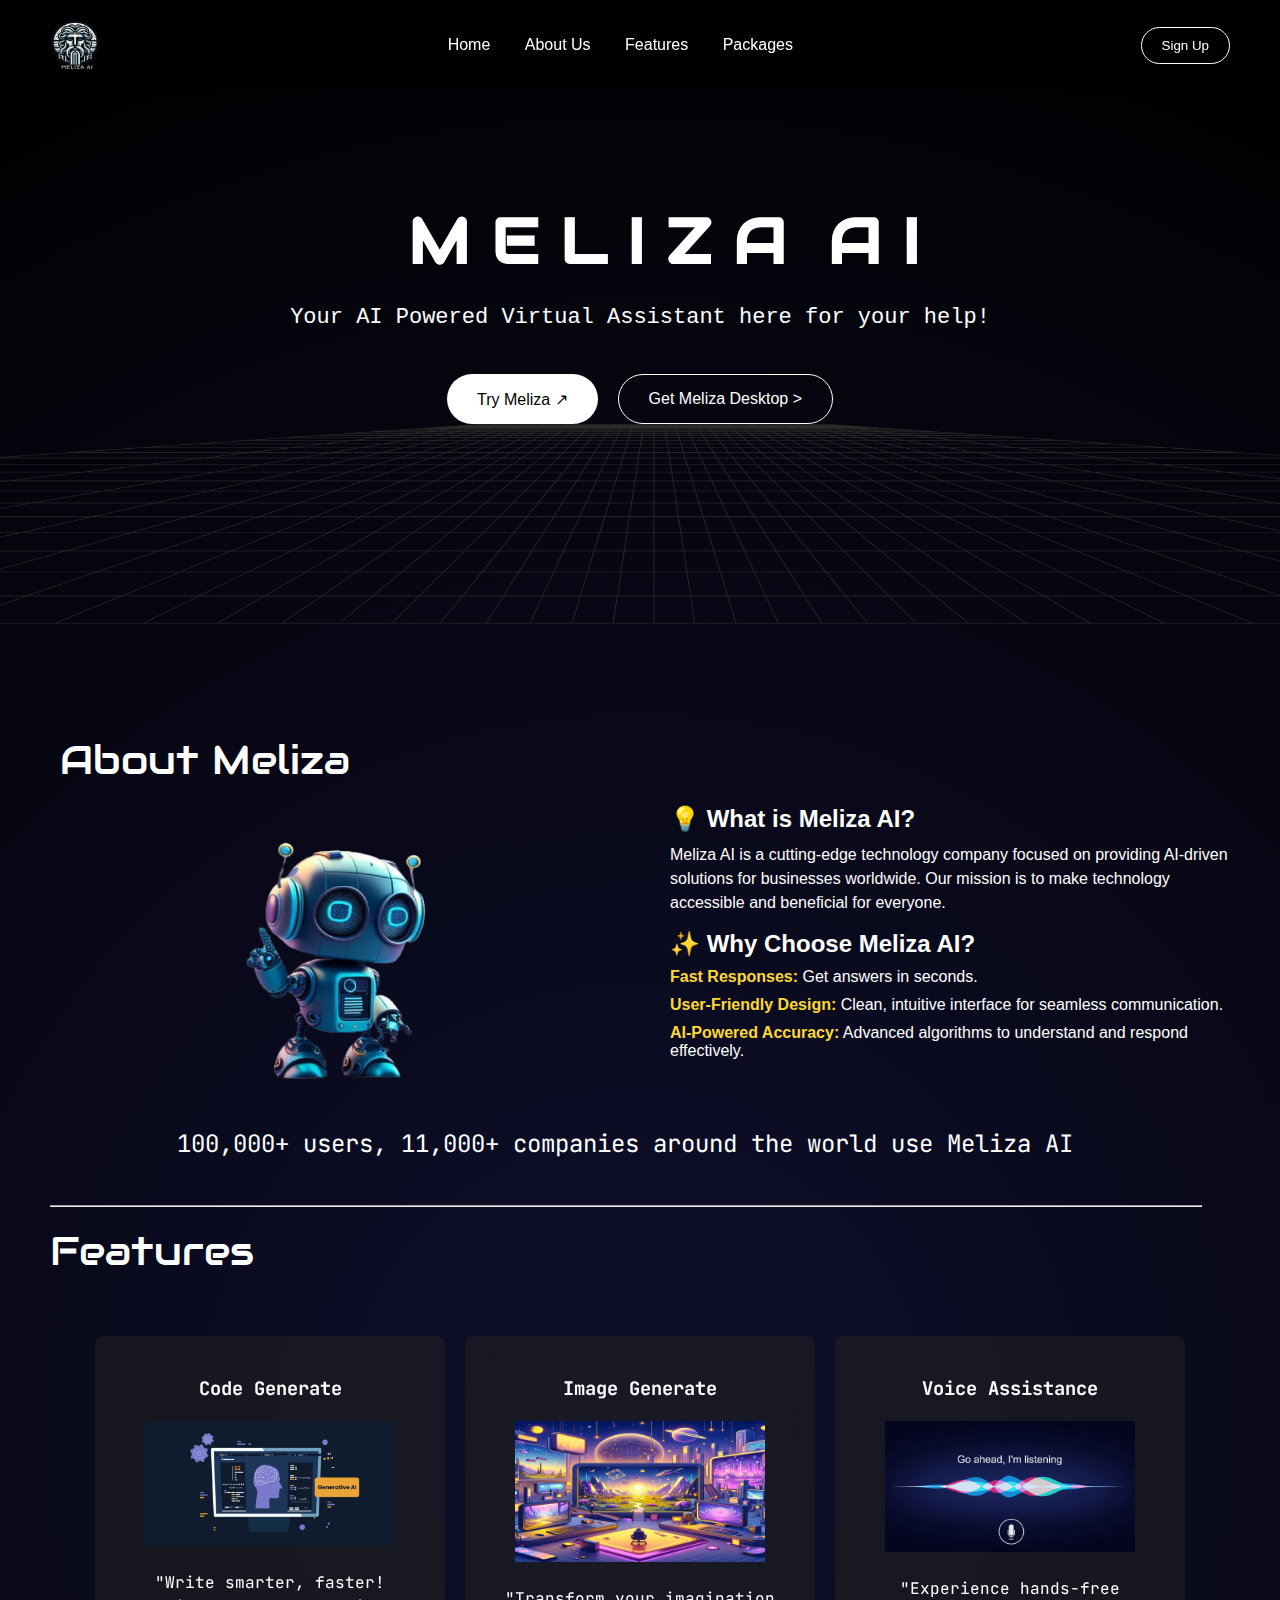
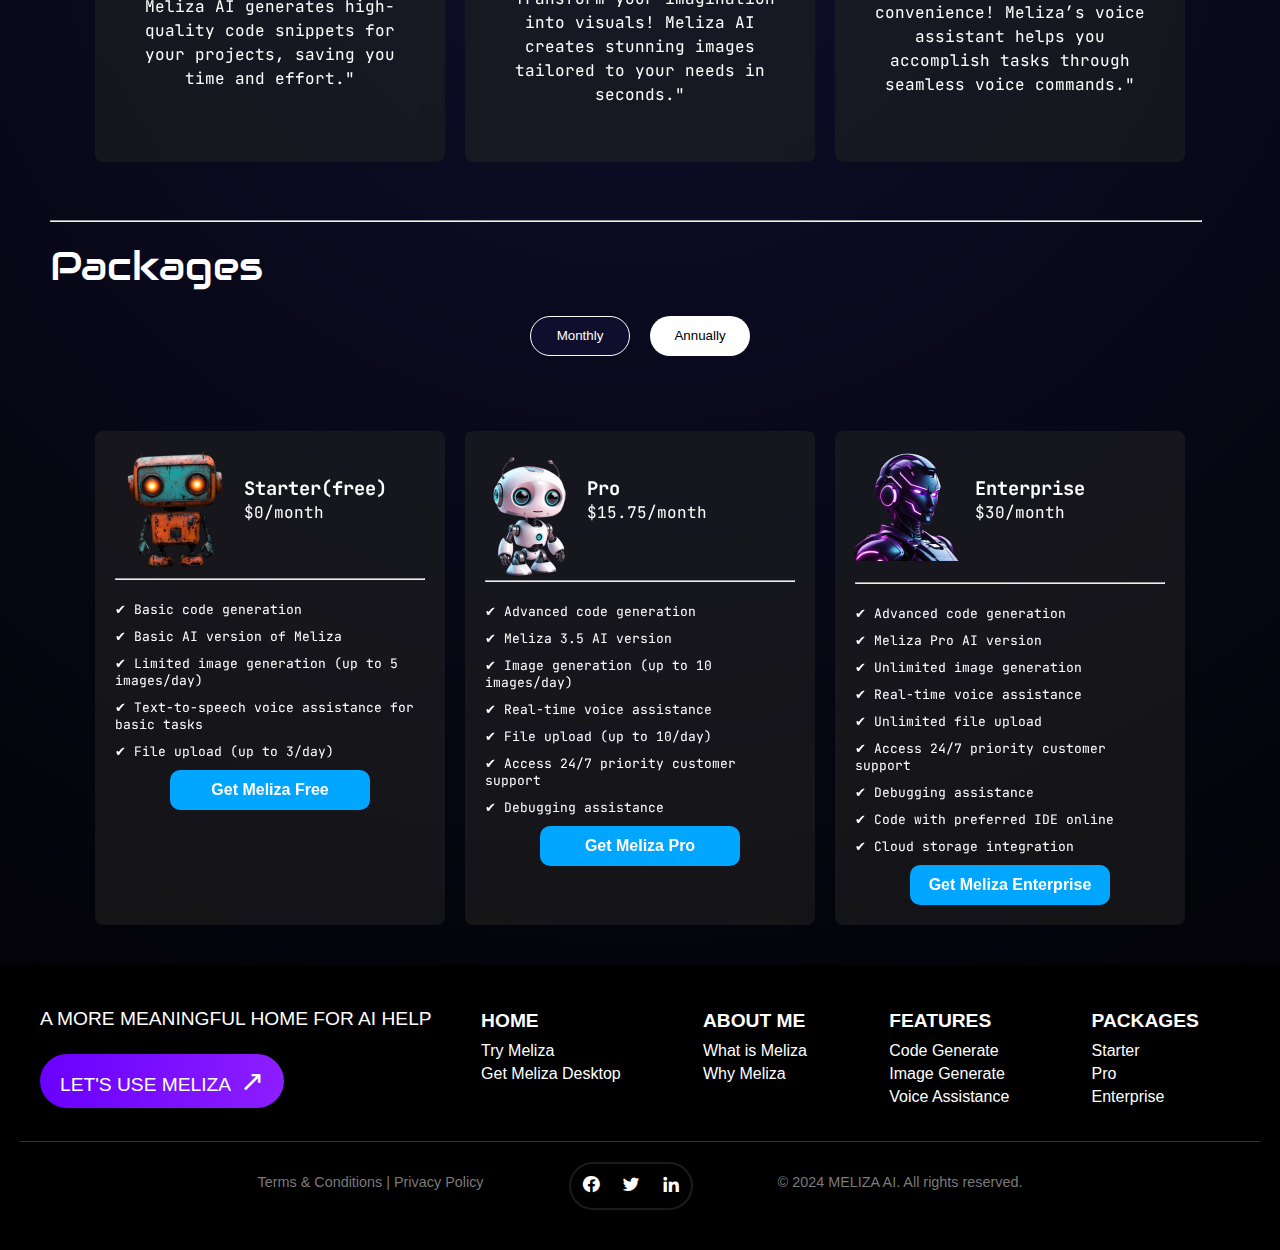
<file: index.html>
<!DOCTYPE html>
<html lang="en">

<head>
  <meta charset="UTF-8">
  <meta name="viewport" content="width=device-width, initial-scale=1.0">
  <title>Meliza AI</title>
  <link rel="icon" href="Assests/Logo.png" type="image/png">
  <script src="src.js"></script>
  <link rel="stylesheet" href="styles.css">
  <link rel="stylesheet" href="https://fonts.googleapis.com/css?family=Audiowide">
  <link href='https://fonts.googleapis.com/css?family=JetBrains Mono' rel='stylesheet'>
  <link href='https://unpkg.com/boxicons@2.1.4/css/boxicons.min.css' rel='stylesheet'>
</head>

<body>
  <header>
    <img src="Assests/Logo.png" class="logo">
    <nav>
      <a href="#Home">Home</a>
      <a href="#About">About Us</a>
      <a href="#features">Features</a>
      <a href="#packages">Packages</a>
    </nav>
    <button class="signup"><a href="signup.html">Sign Up</a></button>
    <button class="menu-toggle" onclick="toggleMenu()">☰</button>
  </header>

  <section class="hero" id="Home">
    <h1 class="topic">M E L I Z A &nbspA I</h1>
    <p class="subtopic">Your AI Powered Virtual Assistant here for your help!</p>
    <div class="cta-buttons">
      <button class="btn-primary"><a href="Login.html">Try Meliza ↗ </a> </button>
      <button class="btn-secondary">Get Meliza Desktop ></button>
    </div>
    <img src="Assests/PerspectiveGrid.png" class="HeroImage" />
  </section>

  <div class="About" id="About">
    <h1>About Meliza</h1>
    <div class="content">
      <div class="image">
        <img src="Assests/Aboutimage.png" alt="Meliza AI Robot">
      </div>
      <div class="text">
        <h2>💡 What is Meliza AI?</h2>
        <p>Meliza AI is a cutting-edge technology company focused on providing AI-driven solutions for businesses
          worldwide. Our mission is to make technology accessible and beneficial for everyone.</p>

        <h2>✨ Why Choose Meliza AI?</h2>
        <ul>
          <li><strong>Fast Responses:</strong> Get answers in seconds.</li>
          <li><strong>User-Friendly Design:</strong> Clean, intuitive interface for seamless communication.</li>
          <li><strong>AI-Powered Accuracy:</strong> Advanced algorithms to understand and respond effectively.</li>
        </ul>
      </div>
    </div>
    <div class="Aboutdes">
      <p>100,000+ users, 11,000+ companies around the world use Meliza AI</p>
    </div>
  </div>
  <br />
  <hr class="hr" />
  <br />

  <section id="features" class="features-section">
    <h1>Features</h1>
    <div class="feature-cards">
      <div class="card">
        <h3>Code Generate</h3>
        <img src="Assests/1.jpg" class="Fimage" />
        <p>"Write smarter, faster! Meliza AI generates high-quality code snippets for your projects, saving you time and
          effort."</p>
      </div>
      <div class="card">
        <h3>Image Generate</h3>
        <img src="Assests/2.png" class="Fimage" />
        <p>"Transform your imagination into visuals! Meliza AI creates stunning images tailored to your needs in
          seconds."</p>
      </div>
      <div class="card">
        <h3>Voice Assistance</h3>
        <img src="Assests/3.png" class="Fimage" />
        <p>"Experience hands-free convenience! Meliza’s
          voice assistant helps you accomplish tasks through seamless voice commands."</p>
      </div>
    </div>
  </section>

  <br />
  <hr class="hr" />
  <br />

  <section id="packages" class="packages-section">
    <h1>Packages</h1>
    <div class="toggle">
      <button class="toggle-btn" onclick="togglePricing('monthly')" id="monthly">Monthly</button>
      <button class="toggle-btn active" onclick="togglePricing('annually')" id="annually">Annually</button>
    </div>

    <div class="pricing-cards">
      <div class="Packagecard">
        <div class="packdetails">
          <img src="/Assests/starter.png" />
          <div class="pack">
            <h3>Starter<span>(free)</span></h3>
            <p class="price" data-monthly="$0" data-annually="$0">$0/month</p>
          </div>
        </div>
        <hr><br />
        <ul class="pricelist">
          <li>&#10004 Basic code generation</li>
          <li>&#10004 Basic AI version of Meliza</li>
          <li>&#10004 Limited image generation (up to 5 images/day)</li>
          <li>&#10004 Text-to-speech voice assistance for basic tasks</li>
          <li>&#10004 File upload (up to 3/day)</li>
        </ul>
        <button class="btns">Get Meliza Free</button>
      </div>
      <div class="Packagecard">
        <div class="packdetails">
          <img src="/Assests/Pro.png" />
          <div class="pack">
            <h3>Pro</h3>
            <p class="price" data-monthly="$15.75" data-annually="$150">$15.75/month</p>
          </div>
        </div>
        <hr><br />
        <ul class="pricelist">
          <li>&#10004 Advanced code generation</li>
          <li>&#10004 Meliza 3.5 AI version</li>
          <li>&#10004 Image generation (up to 10 images/day)</li>
          <li>&#10004 Real-time voice assistance</li>
          <li>&#10004 File upload (up to 10/day)</li>
          <li>&#10004 Access 24/7 priority customer support</li>
          <li>&#10004 Debugging assistance</li>
        </ul>
        <button class="btns">Get Meliza Pro</button>
      </div>
      <div class="Packagecard">
        <div class="packdetails">
          <img src="/Assests/Enterprise.png" />
          <div class="pack">
            <h3>Enterprise</h3>
            <p class="price" data-monthly="$30" data-annually="$300">$30/month</p>
          </div>
        </div>
        <br />
        <hr>
        <br />
        <ul class="pricelist">
          <li>&#10004 Advanced code generation</li>
          <li>&#10004 Meliza Pro AI version</li>
          <li>&#10004 Unlimited image generation</li>
          <li>&#10004 Real-time voice assistance</li>
          <li>&#10004 Unlimited file upload</li>
          <li>&#10004 Access 24/7 priority customer support</li>
          <li>&#10004 Debugging assistance</li>
          <li>&#10004 Code with preferred IDE online</li>
          <li>&#10004 Cloud storage integration</li>
        </ul>
        <button class="btns">Get Meliza Enterprise</button>
      </div>
    </div>
  </section>
  <footer class="footer">
    <div class="footer-content">
      <div class="left">
        <p>A MORE MEANINGFUL HOME FOR AI HELP</p>
        <a href="#" class="cta-button">
          LET'S USE MELIZA <span>↗</span>
        </a>
      </div>
      <div class="right">
        <div class="footer-links">
          <ul>
            <li>
              <h4 >HOME</h4>
            </li>
            <li><a href="#">Try Meliza</a></li>
            <li><a href="#">Get Meliza Desktop</a></li>
          </ul>
          <ul>
            <li>
              <h4>ABOUT ME</h4>
            </li>
            <li><a href="#">What is Meliza</a></li>
            <li><a href="#">Why Meliza</a></li>
          </ul>
          <ul>
            <li>
              <h4>FEATURES</h4>
            </li>
            <li><a href="#">Code Generate</a></li>
            <li><a href="#">Image Generate</a></li>
            <li><a href="#">Voice Assistance</a></li>
          </ul>
          <ul>
            <li>
              <h4>PACKAGES</h4>
            </li>
            <li><a href="#">Starter</a></li>
            <li><a href="#">Pro</a></li>
            <li><a href="#">Enterprise</a></li>
          </ul>
        </div>
      </div>
    </div>
    <div class="footer-bottom">
      <p>Terms & Conditions | Privacy Policy</p>
      <div class="social-icons">
        <a href="#" class="Iconss"><i class='bx bxl-facebook-circle'  alt="Facebook"></i></a>
        <a href="#" class="Iconss"><i class='bx bxl-twitter'  alt="Twitter"></i></a>
        <a href="#" class="Iconss"><i class='bx bxl-linkedin'  alt="Linkedin"></i></a>
      </div>
      <p>© 2024 MELIZA AI. All rights reserved.</p>
    </div>
  </footer>

</body>

</html>
</file>
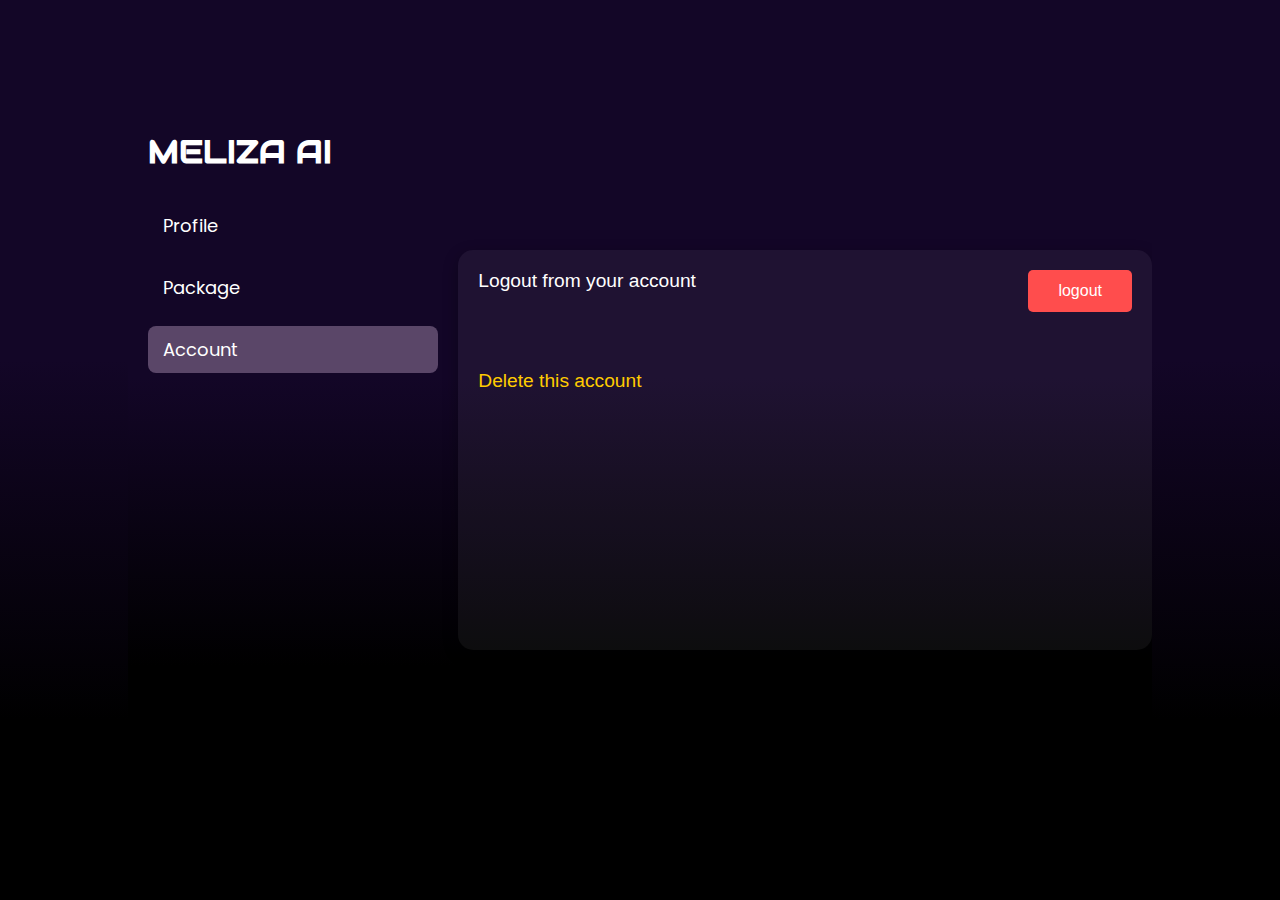
<file: account.html>
<!DOCTYPE html>
<html lang="en">
<head>
    <meta charset="UTF-8">
    <meta name="viewport" content="width=device-width, initial-scale=1.0">
    <title>Meliza AI - Account Settings</title>
    <link href="https://fonts.googleapis.com/css2?family=Poppins:wght@400;600&display=swap" rel="stylesheet">
    <link rel="stylesheet" href="https://fonts.googleapis.com/css?family=Audiowide">
    <link href='https://fonts.googleapis.com/css?family=JetBrains Mono' rel='stylesheet'>
    <link rel="stylesheet" href="account.css">
</head>
<body>
    <div class="container">
        <div class="sidebar">
            <h1 class="titles"><a href="chat.html">MELIZA AI</a></h1>
            <div class="menu">
              <div class="menu-item"><a href="Profile.html">Profile</a></div>
              <div class="menu-item"><a href="Package.html">Package</a> </div>
              <div class="menu-item active">Account</div>
              <div class="logout"><a href="index.html">Logout</a></div>
            </div>
          </div>
        <div class="content">
            <div class="account-box">
                <p>Logout from your account</p>
                <a href="index.html" >logout</a>
                <p class="delete-account" >Delete this account</p>
            </div>
        </div>
    </div>
</body>
</html>
</file>
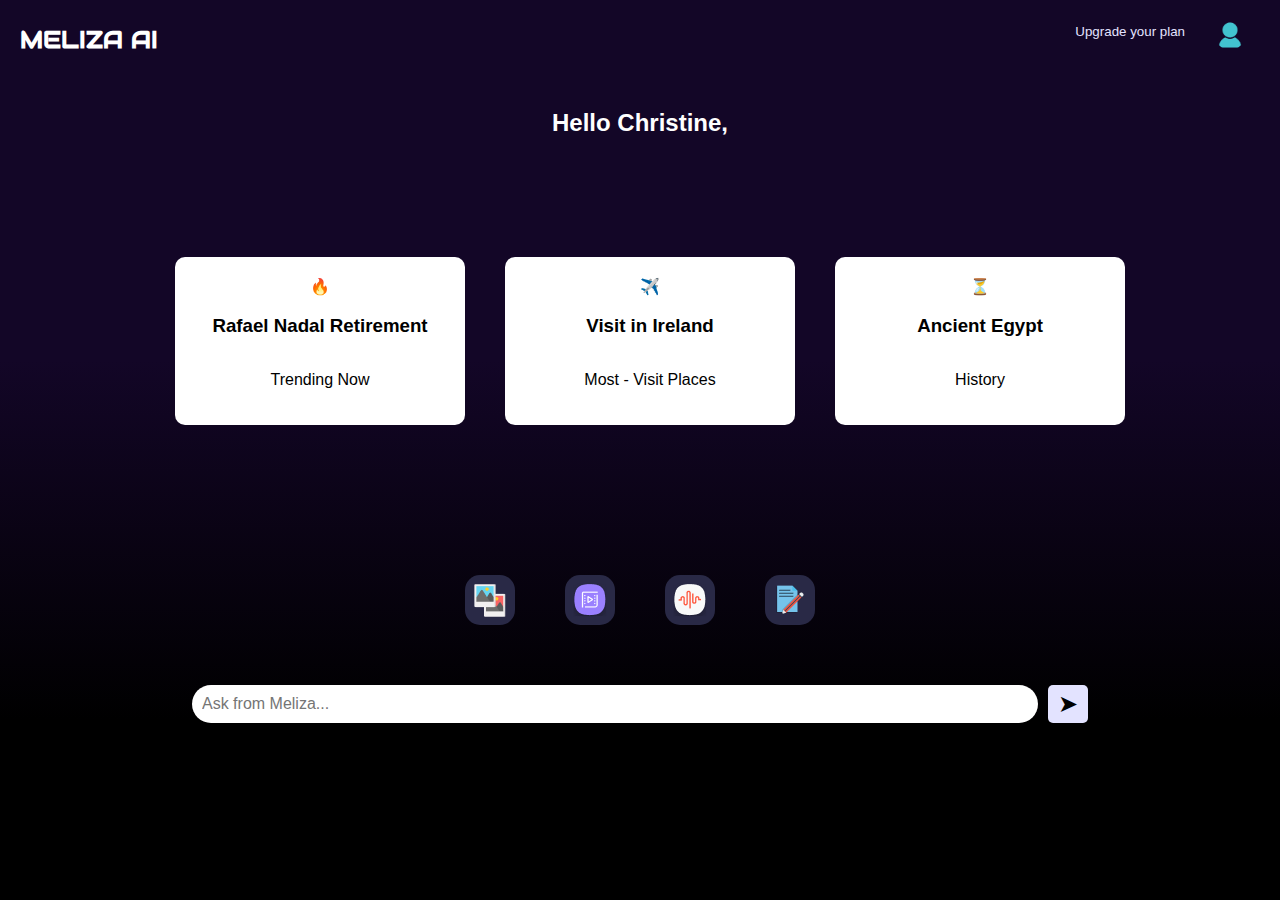
<file: chat.html>
<!DOCTYPE html>
<html lang="en">

<head>
  <meta charset="UTF-8">
  <meta name="viewport" content="width=device-width, initial-scale=1.0">
  <title>Meliza AI</title>
  <link rel="stylesheet" href="chat.css">
  <link rel="stylesheet" href="https://fonts.googleapis.com/css?family=Audiowide">
  <link href='https://fonts.googleapis.com/css?family=JetBrains Mono' rel='stylesheet'>
</head>

<body>
  <div id="main-container">
    <header id="header">
      <h1 id="logo"><a href="chat.html">MELIZA AI</a> </h1>
      <div id="profile">
        <button id="upgrade">Upgrade your plan</button>
        <a href="Profile.html"><img src="Icons/user1.png" alt="Profile Icon" id="profile-icon"></a>
        <div id="history-container">
          <img src="Icons/chats.png" alt="history-button" id="history-button">
        </div>
      </div>
    </header>
    <div id="content">
      <h2>Hello Christine,</h2>
      <div id="cards">
        <div class="card">
          <span class="emoji">🔥</span>
          <h3>Rafael Nadal Retirement</h3>
          <p>Trending Now</p>
        </div>
        <div class="card">
          <span class="emoji">✈️</span>
          <h3>Visit in Ireland</h3>
          <p>Most - Visit Places</p>
        </div>
        <div class="card">
          <span class="emoji">⏳</span>
          <h3>Ancient Egypt</h3>
          <p>History</p>
        </div>
      </div>

      <footer>
        <div class="icon">
          <img src="Icons/Photos.png" alt="Image Icon 1" />
          <span class="tooltip">Upload Image</span> <!-- Tooltip text for the photo icon -->
        </div>
        <div class="icon">
          <img src="Icons/Videos.png" alt="Image Icon 2" />
          <span class="tooltip">Upload Video</span> <!-- Tooltip text for the video icon -->
        </div>
        <div class="icon">
          <img src="Icons/Voice.png" alt="Image Icon 3" />
          <span class="tooltip">Record Voice</span> <!-- Tooltip text for the voice icon -->
        </div>
        <div class="icon">
          <img src="Icons/Document.png" alt="Image Icon 4" />
          <span class="tooltip">Upload Document</span> <!-- Tooltip text for the document icon -->
        </div>

      </footer>

    </div>
    <div id="chatbox">
      <input type="text" id="message-input" placeholder="Ask from Meliza...">
      <button id="send-button">➤</button>
    </div>

  </div>
  <script src="chat.js"></script>
</body>

</html>
</file>
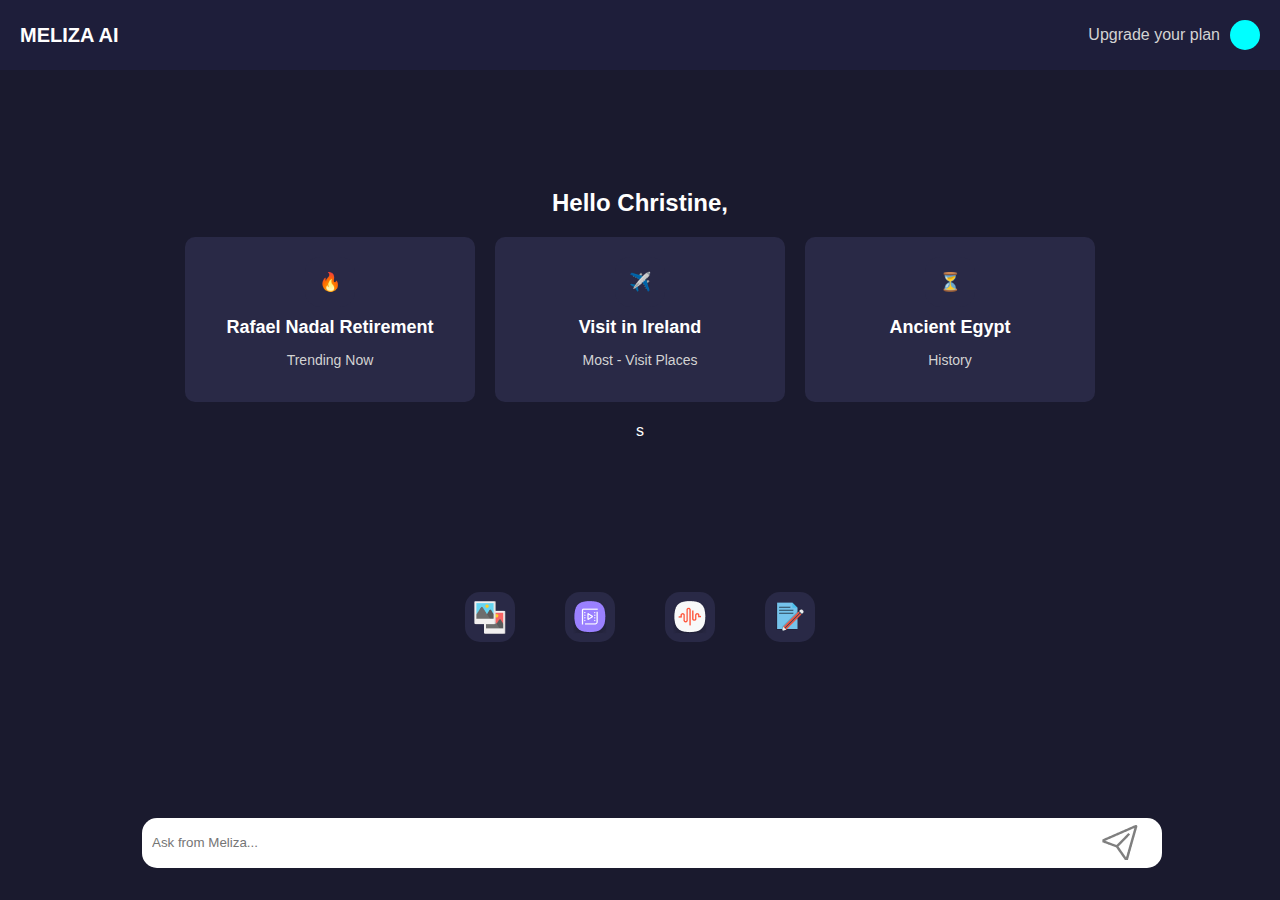
<file: chatpage.html>
<!DOCTYPE html>
<html lang="en">
<head>
    <meta charset="UTF-8">
    <meta name="viewport" content="width=device-width, initial-scale=1.0">
    <title>Meliza AI</title>
    <link rel="stylesheet" href="chatpage.css">
</head>
<body>
    <div class="container">
        <!-- Header Section -->
        <header>
            <div class="logo">MELIZA AI</div>
            <div class="header-right">
                <span>Upgrade your plan</span>
                <div class="profile-icon"></div>
            </div>
        </header>

        <!-- Main Section -->
        <main>
            <h1>Hello Christine,</h1>
            <div class="trending-cards">
                <div class="card">
                    <div class="icon fire-icon">🔥</div>
                    <div class="text">
                        <h2>Rafael Nadal Retirement</h2>
                        <p>Trending Now</p>
                    </div>
                </div>
                <div class="card">
                    <div class="icon plane-icon">✈️</div>
                    <div class="text">
                        <h2>Visit in Ireland</h2>
                        <p>Most - Visit Places</p>
                    </div>
                </div>
                <div class="card">
                    <div class="icon clock-icon">⏳</div>
                    <div class="text">
                        <h2>Ancient Egypt</h2>
                        <p>History</p>
                    </div>
                </div>
            </div>
            s
        </main>

        <!-- Footer Section -->
        <footer>
            <div class="icon">
                <img src="Icons/Photos.png" alt="Image Icon 1" />
                <span class="tooltip">Upload Image</span> <!-- Tooltip text for the photo icon -->
            </div>
            <div class="icon">
                <img src="Icons/Videos.png" alt="Image Icon 2" />
                <span class="tooltip">Upload Video</span> <!-- Tooltip text for the video icon -->
            </div>
            <div class="icon">
                <img src="Icons/Voice.png" alt="Image Icon 3" />
                <span class="tooltip">Record Voice</span> <!-- Tooltip text for the voice icon -->
            </div>
            <div class="icon">
                <img src="Icons/Document.png" alt="Image Icon 4" />
                <span class="tooltip">Upload Document</span> <!-- Tooltip text for the document icon -->
            </div>
            
        </footer>


        <div class="search-bar">
            <input type="text" placeholder="Ask from Meliza...">
        <div class="send-btn">
            <img src="Icons/🦆 icon _send_.png" alt="Send" />
        </div>
</div>


    </div>
    
    <script src="chatpage.js"></script>
</body>
</html>
</file>
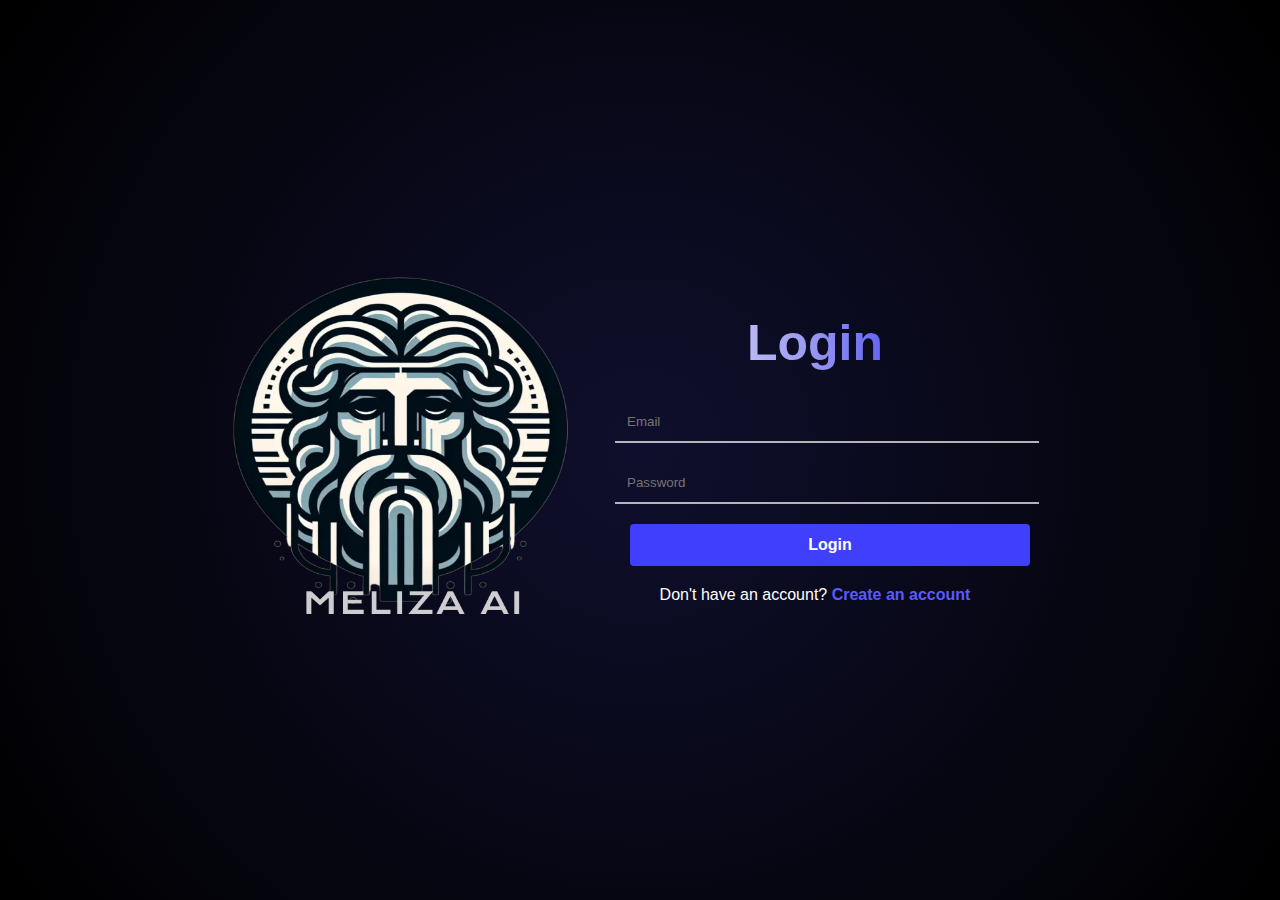
<file: Login.html>
<!DOCTYPE html>
<html lang="en">
<head>
    <meta charset="UTF-8">
    <meta name="viewport" content="width=device-width, initial-scale=1.0">
    <title>Login to Meliza</title>
    <link rel="stylesheet" href="login.css">
</head>
<body>
    <div class="login">
        <img src="Assests/Logo.png" class="logo">
    </div>
    <div class="login-container">
        <h1>Login</h1>
        <form>
          <input type="email" placeholder="Email" required>
          <input type="password" placeholder="Password" required>
          <button type="submit"><a href="chat.html">Login</a> </button>
        </form>
        <p>Don't have an account? <a href="Registration.html">Create an account</a></p>
      </div>
</body>
</html>
</file>
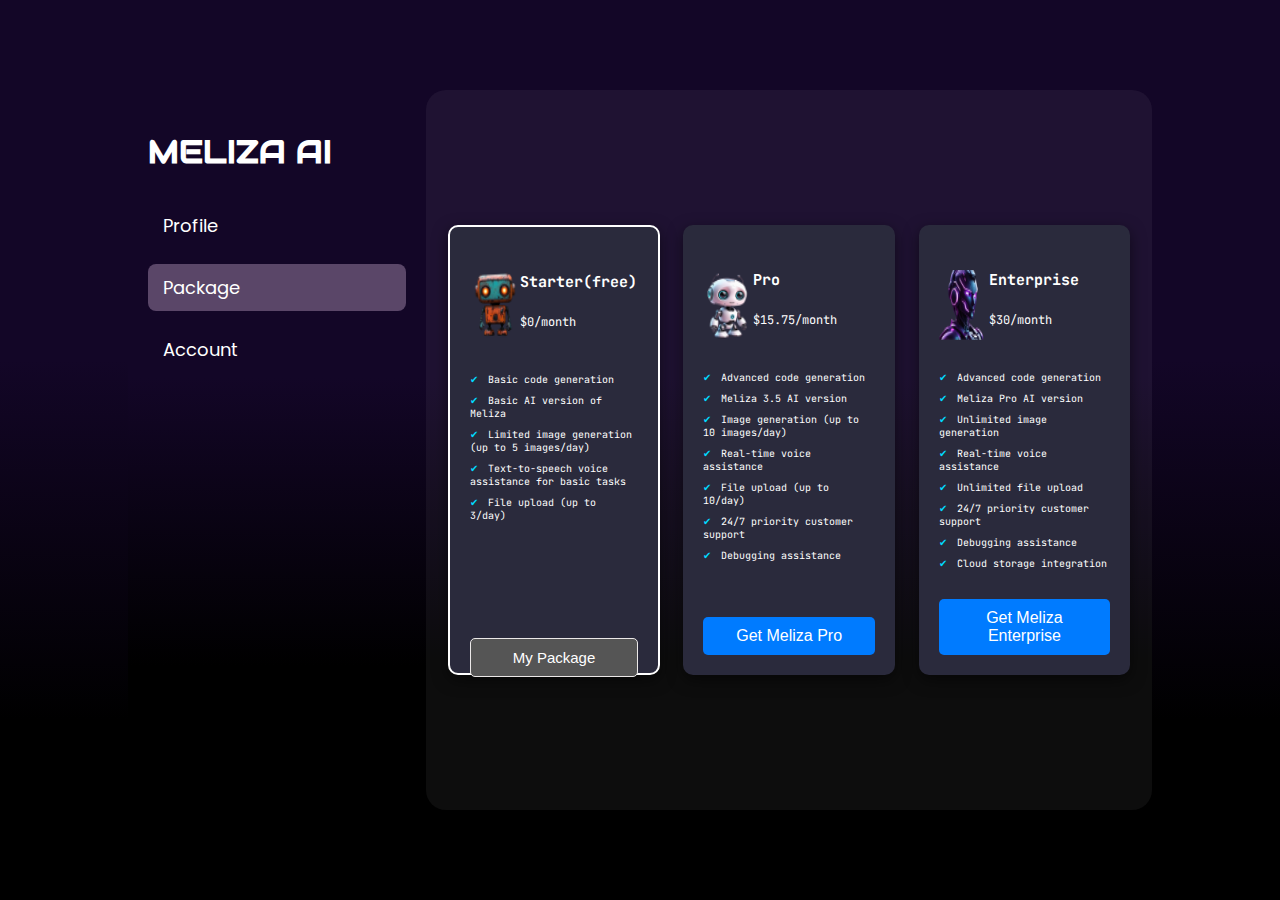
<file: Package.html>
<!DOCTYPE html>
<html lang="en">
<head>
    <meta charset="UTF-8">
    <meta name="viewport" content="width=device-width, initial-scale=1.0">
    <title>Meliza AI Packages</title>
    <!-- Google Fonts Link -->
    <link href="https://fonts.googleapis.com/css2?family=Poppins:wght@400;600&display=swap" rel="stylesheet">
    <link rel="stylesheet" href="https://fonts.googleapis.com/css?family=Audiowide">
  <link href='https://fonts.googleapis.com/css?family=JetBrains Mono' rel='stylesheet'>
    <link rel="stylesheet" href="account.css">
</head>
<body>
    <div class="container">
        <div class="sidebar">
            <h1 class="titles"><a href="chat.html">MELIZA AI</a></h1>
            <div class="menu">
              <div class="menu-item"><a href="Profile.html"> Profile</a></div>
              <div class="menu-item active">Package</div>
              <div class="menu-item"><a href="account.html"> Account</a></div>
              <div class="logout"><a href="index.html">Logout</a></div>
            </div>
        </div>
        <div class="packages">
            <div class="package starter">
                <div class="P">
                    <img src="robo.png" alt="Starter">
                    <div class="price">
                        <h3>Starter(free)</h3>
                        <p class="price">$0/month</p>
                    </div>
                </div>
                <ul>
                    <li>Basic code generation</li>
                    <li>Basic AI version of Meliza</li>
                    <li>Limited image generation (up to 5 images/day)</li>
                    <li>Text-to-speech voice assistance for basic tasks</li>
                    <li>File upload (up to 3/day)</li>
                </ul>
                <button class="current">My Package</button>
            </div>
            <div class="package pro">
                <div class="P"> 
                    <img src="pro.png" alt="Pro">
                    <div class="price">
                        <h3>Pro</h3>
                        <p class="price">$15.75/month</p>
                    </div>
                </div>
                <ul>
                    <li>Advanced code generation</li>
                    <li>Meliza 3.5 AI version</li>
                    <li>Image generation (up to 10 images/day)</li>
                    <li>Real-time voice assistance</li>
                    <li>File upload (up to 10/day)</li>
                    <li>24/7 priority customer support</li>
                    <li>Debugging assistance</li>
                </ul>
                <button>Get Meliza Pro</button>
            </div>
            <div class="package enterprise">
                <div class="P">
                    <img src="enterprices.png" alt="Enterprise">
                    <div class="price">
                        <h3>Enterprise</h3>
                        <p class="price">$30/month</p>
                    </div>
                </div>
                <ul>
                    <li>Advanced code generation</li>
                    <li>Meliza Pro AI version</li>
                    <li>Unlimited image generation</li>
                    <li>Real-time voice assistance</li>
                    <li>Unlimited file upload</li>
                    <li>24/7 priority customer support</li>
                    <li>Debugging assistance</li>
                    <li>Cloud storage integration</li>
                </ul>
                <button>Get Meliza Enterprise</button>
            </div>
        </div>
    </div>
    <script src="scripts.js"></script>
</body>
</html>
</file>
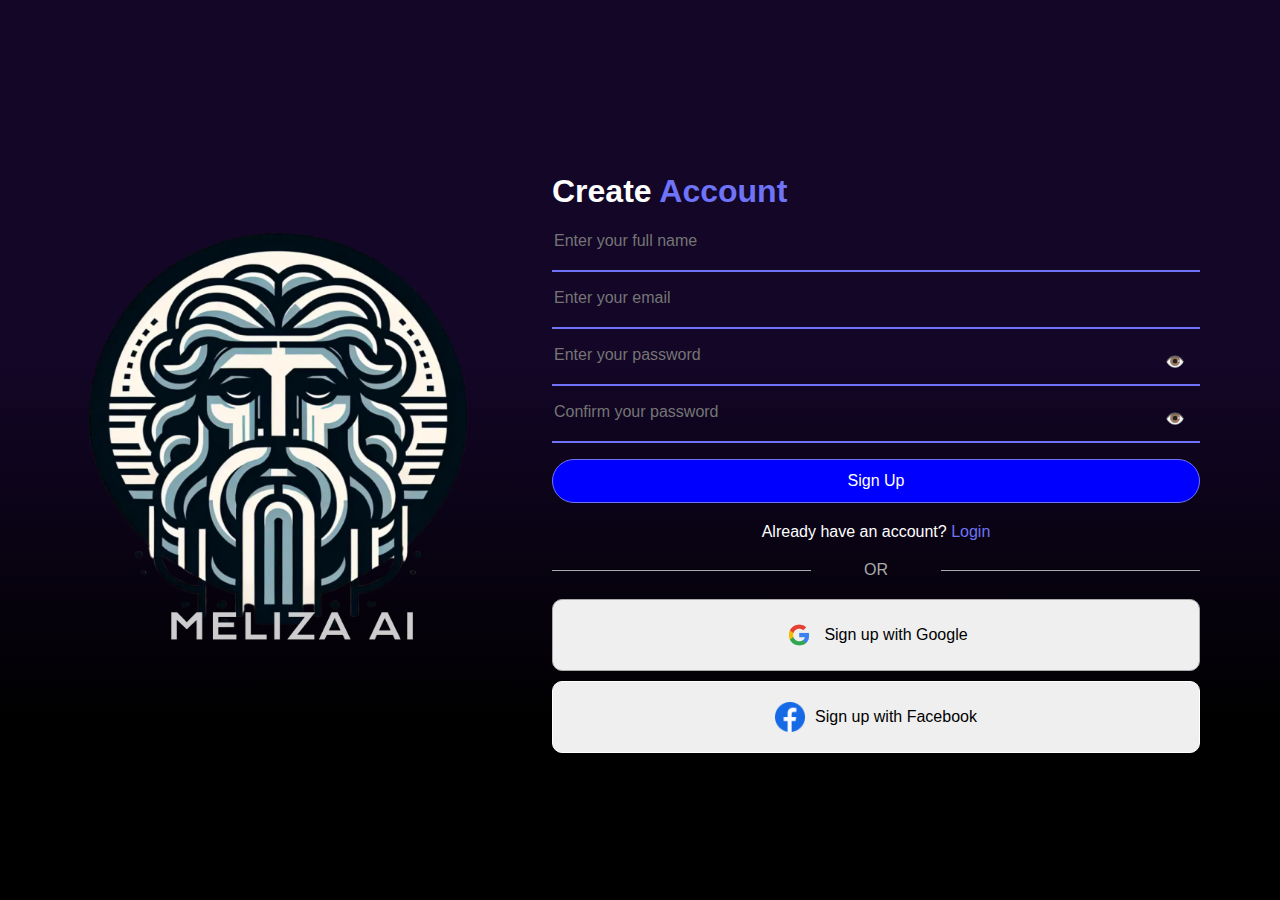
<file: signup.html>
<!DOCTYPE html>
<html lang="en">
<head>
  <meta charset="UTF-8">
  <meta name="viewport" content="width=device-width, initial-scale=1.0">
  <title>Create Account - Meliza AI</title>
  <link rel="stylesheet" href="signup.css">
</head>
<body>
  <div class="container">
    <!-- Left Section: Logo -->
    <div class="logo-section">
      <img src="Logo.png" alt="Meliza AI Logo" class="logo">
      
    </div>
    <!-- Right Section: Form -->
    <div class="form-section">
      <h2>Create <span class="highlight">Account</span></h2>
      <form>
        <div class="input-group">
          
          <input type="text" id="full-name" placeholder="Enter your full name" required>
          <div class="underline"></div>
        </div>
        <div class="input-group">
          
          <input type="email" id="email" placeholder="Enter your email" required>
          <div class="underline"></div>
        </div>
        <div class="input-group">
          
          <input type="password" id="password" placeholder="Enter your password" required>
          <div class="underline"></div>
          <span class="toggle-password" onclick="togglePassword('password')">👁️</span>
        </div>
        <div class="input-group">
          <input type="password" id="confirm-password" placeholder="Confirm your password" required>
          <div class="underline"></div>
          <span class="toggle-password" onclick="togglePassword('confirm-password')">👁️</span>
        </div>
        <button type="submit" class="signup-button">Sign Up</button>
        <p class="login-link">
          Already have an account? <a href="login.html">Login</a>
        </p>
        <div class="divider">
          <span>OR</span>
        </div>
        <div class="social-buttons">
          <button class="google-button">
            <img src="google.png" alt="Google Icon"> <p>Sign up with Google</p>
          </button>
          <button class="facebook-button">
            <img src="fb.png" alt="Facebook Icon"> <p>Sign up with Facebook</p>
          </button>
        </div>
      </form>
    </div>
  </div>
  <script src="signup.js"></script>
</body>
</html>
</file>
<file: styles.css>
/* General Styles */
* {
  margin: 0;
  padding: 0;
  box-sizing: border-box;
  scroll-behavior: smooth;
}

body {
  font-family: Arial, sans-serif;
  color: #fff;
  background: radial-gradient(circle, #0f0f2d, #000);
  scroll-behavior: smooth;

}

/* Header */
header {
  width: 100%;
  padding: 20px 50px;
  display: flex;
  align-items: center;
  justify-content: space-between;
  position: fixed;
  top: 0;
  z-index: 10;
  background: rgba(0, 0, 0, 0.219);
  backdrop-filter: blur(10px);
}

.menu-toggle {
  display: none;
}

button.menu-toggle {
  font-size: 24px;
  cursor: pointer;
}

.logo {
  width: 50px;
  height: 50px;
}

nav a {
  color: #fff;
  margin: 0 15px;
  text-decoration: none;
  font-size: 16px;
  align-items: center;
}

nav a:hover {
  text-decoration: underline;
}

.signup {
  padding: 10px 20px;
  border: 1px solid #fff;
  background: transparent;
  color: #fff;
  border-radius: 20px;
  cursor: pointer;
}
.signup a{
  text-decoration: none;
  color: #fff;
}
.signup:hover {
  background: #fff;
  color: #000;
}
.signup a:hover{
  color: #000;
}

/* Hero Section */
.hero {
  margin-top: 100px;
  text-align: center;
  display: flex;
  flex-direction: column;
  align-items: center;
}

.hero h1 {
  font-size: 64px;
  font-weight: bold;
  margin-bottom: 20px;
}

.hero p {
  font-size: 22px;
  margin-bottom: 40px;
  font-family: 'Courier New', Courier, monospace;
}

.topic {
  font-family: "Audiowide";
}

.cta-buttons {
  display: flex;
  gap: 20px;
}

.btn-primary,
.btn-secondary {
  padding: 15px 30px;
  border: none;
  border-radius: 30px;
  cursor: pointer;
  font-size: 16px;
}

.btn-primary {
  background: #fff;
  color: #000;
}
.btn-primary a{
  text-decoration: none;
  color: #000;
}
.btn-primary:hover {
  background: #ddd;
}

.btn-secondary {
  background: transparent;
  border: 1px solid #fff;
  color: #fff;
}

.btn-secondary:hover {
  background: #fff;
  color: #000;
}

/* Background Grid */

.hero {
  position: relative;
  /* To contain the grid background */
  padding-bottom: 100px;
  padding-top: 100px;

}

.HeroImage {
  height: 200px;
  width: 100%;
}

.hero::after {
  content: "";
  position: absolute;
  bottom: 0;
  left: 0;
  width: 100%;
  height: 300px;
  z-index: -1;
  opacity: 0.5;
}

/*About*/
.About {
  max-width: 1250px;
  margin: 0;
  padding: 10px;
  text-align: center;
}

h1 {
  font-size: 2.5em;
  margin-bottom: 20px;
  text-align: start;
  margin-left: 50px;
  font-family: "Audiowide";
  font-weight: lighter;
}

.content {
  display: flex;
  justify-content: center;
  align-items: flex-start;
  margin-bottom: 20px;
}

.image img {
  max-width: 300px;
  height: auto;
  margin-left: 180px;
}

.text {
  text-align: left;
  margin-left: 180px;
}

h2 {
  font-size: 1.5em;
  margin-bottom: 10px;
}

p {
  font-size: 1em;
  line-height: 1.5;
  margin-bottom: 15px;
}

ul {
  list-style: none;
  padding: 0;
}

ul li {
  font-size: 1em;
  margin-bottom: 10px;
}

ul li strong {
  color: #fdd835;
}

.Aboutdes {
  font-size: 1.5em;
  margin-top: 20px;
  text-align: center;
  font-family: JetBrains Mono;
}

/*Features*/
.feature-cards {
  padding: 40px 20px;
  text-align: center;
  display: flex;
  justify-content: center;
  gap: 20px;
  border: #0f0f2d;

}

.card:hover {
  transform: scale(1.05);
  transition: transform 0.5s ease;
  background-color: #3d3d4169;
  border-color: #fdd835;
  border: #fdd835;
  cursor: url(Assests/CCC.png), pointer;
}

.card {
  background: #2222228f;
  backdrop-filter: blur(10px);
  padding: 20px;
  border-radius: 8px;
  width: 350px;
  font-family: JetBrains Mono;
}

.card h3 {
  padding: 20px;
}

.card p {
  font-family: "JetBrains Mono";
  padding: 20px;
  font-size: medium;
}

.Fimage {
  width: 250px;
  height: auto;
}

.hr {
  width: 90%;
  align-items: center;
  margin-left: 50px;
}

/*Packages*/
.toggle {
  display: flex;
  justify-content: center;
  margin-bottom: 30px;
  gap: 20px;
  border-radius: 20px;
  height: 50px;
  padding: 5px;
  border: none;
}

.toggle-btn:hover {
  cursor: pointer;
  background-color: #fffefe;
  color: #000;
}

.toggle-btn {
  background-color: #0f0f2d;
  width: 100px;
  border-radius: 20px;
  border: 1px solid rgb(255, 255, 255);
  height: 40px;
  color: #fff;
}

.toggle-btn.active {
  background-color: #fff;
  color: #000000;
  border: none;
}

.pricing-cards {
  padding: 40px 20px;
  text-align: center;
  display: flex;
  justify-content: center;
  gap: 20px;
}

.Packagecard {
  background: #2222228f;
  backdrop-filter: blur(10px);
  padding: 20px;
  border-radius: 8px;
  width: 350px;
  font-family: JetBrains Mono;
}

.packdetails {
  display: flex;

}

.pack {
  margin-top: 15px;
  text-align: left;
  padding: 10px;
}

.Packagecard:hover {
  transform: scale(1.05);
  transition: transform 0.5s ease;
  background-color: #3d3d4169;
  border-color: #fdd835;
  border: #fdd835;
  cursor: url(CCC.png), pointer;
}

.pricelist {
  align-items: center;
  text-align: left;

  font-size: 13px;
}

.btns {
  border-radius: 10px;
  height: 40px;
  background-color: #00A6FF;
  color: #fff;
  border: none;
  font-weight: bold;
  font-size: 16px;
  width: 200px;
}

.btns:hover {
  background-color: #0f0f2d;
}

/* footer */
.footer {
  background-color: #000;
  padding: 40px 20px;
  text-align: center;
}

.footer-content {
  display: flex;
  justify-content: space-between;
  align-items: flex-start;
  flex-wrap: wrap;
  max-width: 1200px;
  margin: 0 auto;
}

.left {
  flex: 1;
  min-width: 250px;
  text-align: left;
}

.left p {
  font-size: 1.2em;
  margin-bottom: 20px;
}

.cta-button {
  display: inline-block;
  padding: 10px 20px;
  font-size: 1.2em;
  color: #fff;
  background: linear-gradient(to right, #6a00ff, #8c1eff);
  border: none;
  border-radius: 30px;
  text-decoration: none;
  transition: color 0.3s ease;
}

.cta-button:hover {
  background: linear-gradient(to right, #8c1eff, #6a00ff);
}

.cta-button span {
  font-size: 1.5em;
  margin-left: 5px;
}

.right {
  flex: 2;
  min-width: 250px;
}

.footer-links {
  display: flex;
  justify-content: space-around;
  flex-wrap: wrap;
}

.footer-links ul {
  list-style: none;
  padding: 0;
  text-align: left;
  margin: 0 20px;
}

.footer-links h4 {
  font-size: 1.2em;
  margin-bottom: 10px;
}

.footer-links li {
  margin: 5px 0;
}

.footer-links a {
  text-decoration: none;
  color: #fff;
  transition: color 0.3s ease;
}

.footer-links a:hover {
  color: #8c1eff;
}

/* Footer Bottom */
.footer-bottom {
  margin-top: 30px;
  border-top: 1px solid #333;
  padding-top: 20px;
  font-size: 0.9em;
}

.footer-bottom p {
  margin: 10px 0;
}

.social-icons {
  display: flex;
  justify-content: center;
  border: 2px solid rgba(83, 83, 82, 0.329);
  border-radius: 30px;
  color: #fff;
}

.social-icons a {
  margin: 10px;
  margin-bottom: 10px;
  display: inline-block;
  font-size: 20px;
}

.social-icons i:hover {
  color: #6a00ff;
  transition: color 0.5s ease;
}

.footer-bottom {
  display: flex;
  gap: 85px;
  justify-content: center;
}

.footer-bottom p {
  color: #dddddd8f;
}

.Iconss {
  color: white;

}

/*Navigation bar*/
@media (max-width: 768px) {
  nav,
  button.signup {
    display: none;
  }

  .logo {
    width: 30px;
    height: 30px;
  }

  .menu-toggle {
    display: flex;
    margin: -8px;
  }

  button.menu-toggle {
    display: block;
    background-color: #00000000;
    color: #ddd;
    border: none;
  }

  nav.dropdown {
    display: flex;
    flex-direction: column;
    position: absolute;
    top: 70px;
    left: 0;
    width: 100%;
    background: rgba(0, 0, 0, 0.596);
    /* Semi-transparent background */
    backdrop-filter: blur(50px);
    -webkit-backdrop-filter: blur(50px);
    border: 1px solid #dddddd00;
    padding: 10px;

  }

  nav.dropdown a {
    margin: 10px 0;
    margin-left: 40px;
  }

  nav a:hover {
    color: wheat;
    text-decoration: none;

  }
}


/*hero section*/
@media(max-width: 768px) {
  .hero h1 {
    font-size: 32px;
    font-weight: bold;
    margin-bottom: 20px;
    text-align: left;
  }

  .hero p {
    font-size: 14px;
    text-align: center;
  }

  .cta-buttons {

    display: grid;
    grid-template-columns: 1fr;
    align-items: start;
    justify-content: left;
  }

  .btn-primary,
  .btn-secondary {
    padding: 10px 10px;
    border-radius: 30px;
    cursor: pointer;
    font-size: 16px;
  }
}

/*about*/
@media(max-width:768px) {

  .content {
    display: grid;
    grid-template-columns: 1fr;
    align-items: flex-start;
    justify-content: flex-start;
    margin-left: 0px;
  }

  .image img {
    margin-left: 0px;
    justify-content: left;
  }

  .text {
    text-align: left;
    margin-left: 0px;
  }

  .text p,
  ul {
    margin-left: 50px;
    font-size: 15px;
  }

  .text h2 {
    font-size: 20px;
  }

  .Aboutdes p {
    font-size: 18px;
  }
}

/*Feature*/
@media(max-width:768px) {
  .features-section h1 {
    text-align: left;
  }

  .feature-cards {
    display: grid;
    grid-template-columns: 1fr;
    align-items: center;
    gap: 20px;
    justify-content: center;
    justify-items: center;
    margin-right: 0;
    margin-left: 0;
  }

  .card {
    align-items: center;
  }
}

/*packages*/
@media(max-width:768px) {
  .packages-section h1 {
    text-align: left;
  }

  .pricing-cards {
    display: grid;

  }
}

/*Footer*/
@media(max-width:768px) {
  .footer {
    display: grid;
  }

  .left p {
    font-size: 15px;
    color: #ddddddb6;
    text-align: left;
    margin-left: 20px;
  }

  .cta-button {
    margin-bottom: 20px;
    font-size: 15px;
  }

  .footer-links li a {
    display: none;

  }

  .footer-links ul {
    display: grid;
    font-size: 10px;
  }

  .footer-links {
    display: grid;
    justify-content: flex-start;
    font-size: 10px;
    gap: 0px;
  }

  .footer-bottom {
    font-size: 10px;
    display: grid;
    gap: 2px;

  }

  .footer-links ul {
    list-style: none;
  }

  .social-icons a {
    margin: 10px;
    margin-bottom: 8px;
    display: inline-block;
    font-size: 15px;
  }

  .social-icons {
    display: flex;
    justify-content: center;
    border: 2px solid rgba(83, 83, 82, 0.329);
    border-radius: 20px;
    color: #fff;
  }
}
</file>
<file: account.css>
body {
    font-family: 'Poppins', sans-serif;
    background: linear-gradient(180deg, #130627 40%, #000000 80%);
    color: #ffffff;
    margin: 0;
    display: flex;
    height: 100vh;
    justify-content: center;
    align-items: center;
}
#save-settings{
    width: 30%;
    border-radius: 20px;
}
.container {
    display: flex;
    width: 80%;
    height: 80vh;
    background: linear-gradient(180deg, #130627 40%, #000000 80%);
    border-radius: 15px;
    overflow: hidden;
    align-items: left;
}

.sidebar {
    width: 300px;
    padding: 20px;
    text-align: left;
    /* Align content to the left */
}
.sidebar h1{
    font-family: "Audiowide";

}
.titles {
    font-weight: bold;
    margin-bottom: 30px;
    color: #ffffff;   
}
.titles a{
    text-decoration: none;
    color: #fff;
}
.title a{
    text-decoration: none;
    color: #fff;
    font-family: "Audiowide";
    font-size: 35px;
}
.menu {
    display: flex;
    flex-direction: column;
    gap: 15px;
}

.menu-item {
    font-size: 18px;
    padding: 10px 15px;
    cursor: pointer;
    border-radius: 8px;
    transition: background-color 0.3s;
    background: transparent;
    /* Default background is transparent */
}
.menu-item a{
    text-decoration: none;
    color: #fff;
}
.menu-item.active {
    background-color: #5a4668;
    color: white;
}

.menu-item:hover {
    background-color: #40294a;
    color: #ffffff;
}

.content {
    width: 70%;
    background: linear-gradient(180deg, #130627 40%, #000000 80%);
    display: flex;
    justify-content: center;
    align-items: center;
}

.account-box {
    background-color: rgba(255, 255, 255, 0.05);
    padding: 200px;
    border-radius: 15px;
    width: 70%;
    box-shadow: 0 5px 15px rgba(0, 0, 0, 0.3);
    position: relative;
    /* Ensure relative positioning for the absolute elements inside */
    display: flex;
    flex-direction: column;
    justify-content: flex-start;
}

.account-box p {
    font-size: 1.2em;
    font-family: sans-serif;
    margin: 0;
    position: absolute;
    top: 20px;
    left: 20px;
}

.account-box a{
    background-color: #ff4d4d;
    border: none;
    color: white;
    padding: 12px 30px;
    border-radius: 5px;
    font-size: 1em;
    transition: background-color 0.3s;
    position: absolute;
    top: 20px;
    right: 20px;
    font-family:sans-serif;
    text-decoration: none;
}

.account-box a:hover {
    background-color: #f08d8d;
}

.delete-account {
    color: #ffcc00;
    cursor: pointer;
    font-size: 1em;
    position: absolute;
    top: 70px;
    /* Ensure it stays below the logout button */
    right: 20px;
    /* Align it to the right side */
    transition: color 0.3s;
    font-family: JetBrains-Mono;
    padding-top: 100px;
    margin-left: 50px;
    margin-right: 10px;

}

.delete-account:hover {
    color: #ffaa00;
}

.packages {
    width: 80%;
    display: flex;
    justify-content: space-around;
    align-items: center;
    padding: 10px;
    background-color: rgba(255, 255, 255, 0.05);
    border-radius: 20px;
}

.package {
    background-color: #2a2a3c;
    /* Same background color for all boxes */
    border-radius: 10px;
    width: 30%;
    /* Fixed width for uniform size */
    height: 450px;
    /* Fixed height for uniform size */
    padding: 20px;
    text-align: center;
    box-shadow: 0 5px 15px rgba(0, 0, 0, 0.5);
    display: flex;
    flex-direction: column;
    justify-content: space-between;
    box-sizing: border-box;
    transition: transform 0.3s;
}
.packages ul li{
    font-size: 10px;
}
.P{
    display: flex;
    align-items: left;
}
.price{
    display: grid;
}

/* Highlight the Pro package */

.package.starter {
    border: 2px solid #ffffff;
    /* Highlighted border for Pro package */
}
.package.starter button{
    margin-bottom: 100px;

}
.package img {
    width: 50px;
    height: 70px;
    margin-bottom: 10px;
    margin-top: 25px;
}

.package:hover {
    transform: scale(1.05);
    /* Hover effect for all packages */
}

h3 {
    color: #ffffff;
    font-size: 15px;
    margin-bottom: 10px;
    font-family: JetBrains Mono;
    text-align: left;
}
.price p{
    text-align: left;
    font-size: 12px;
}
.price {
    margin: 10px 0;
    font-family: JetBrains Mono;
}

ul {
    font-size: 0.8em;
    font-family: JetBrains Mono;
    list-style-type: none;
    padding: 0;
    text-align: left;
    flex-grow: 1;
    /* Push button to the bottom */
}

ul li {
    margin: 8px 0;
    position: relative;
}

ul li::before {
    content: '✔';
    color: #00d9ff;
    margin-right: 10px;
}

button {
    background-color: #0fb0cc;
    border: none;
    color: white;
    padding: 10px 10px;
    width: 100%;
    cursor: pointer;
    border-radius: 30px;
    transition: background-color 0.3s;
}

button.current {
    background-color: #555;
    cursor: default;
    font-size: 15px;
    border: 1px solid #ebe8e8;
    margin-top: 95px;
}

button:hover {
    background-color: #00b8d4;
}

button.current:hover {
    background-color: #555;
}
.logout{
    display: none;
}
.settings-form {
    flex: 1 1 70%;
    width: 70%;
    margin-left: 5%;
    background: #211532;
    padding: 30px;
    border-radius: 10px;
    align-items: center;
    justify-content: center;
  }
  
  form {
    display: flex;
    flex-direction: column;
    gap: 20px;
    width: 760px;
    height: 512px;
  }
  
  .form-group,
  .form-group1 {
    display: flex;
    flex-direction: column;
    justify-content: space-between; /* Keep password and theme side by side */
    align-items: flex-start; /* Align content at the top */
    gap: 20px;
  }
  
  .form-group1 .container {
    margin-top: 20px;
  }
  
  label {
    margin-bottom: 8px;
    font-size: 14px;
    font-weight: bold;
  }
  
  .password-theme {
    display: flex;
    justify-content: space-between; /* Adjust space between password and theme */
    align-items: center; /* Vertically align the elements */
    gap: 20px; /* Space between the password input and theme options */
  }
  
  .password-theme input[type="password"] {
    flex: 1;
  }
  
  .theme-options {
    display: flex;
    gap: 10px;
  }
  
  .theme-options label {
    display: flex;
    align-items: center;
    gap: 5px;
  }
  .password{
      display: grid;
  }
  input[type="text"],
  input[type="email"] {
    padding: 15px;
    width: 624px;
    border: none;
    border-radius: 15px;
    background: #7c7685;
    color: #ffffff;
    font-size: 1rem;
    outline: none;
    transition: background 0.3s ease;
  }
  input[type="password"] {
    padding: 15px;
    width: 279px;
    border: none;
    border-radius: 15px;
    background: #676768;
    color: #fffbfb;
    font-size: 1rem;
    outline: none;
    transition: background 0.3s ease;
  }
  input[type="text"]:focus,
  input[type="email"]:focus,
  input[type="password"]:focus {
    background: #ffffff;
  }
  
  .theme-options {
    display: flex;
    width: 276px;
    gap: 20px;
    align-items: center;
    padding: 15px;
    border: none;
    border-radius: 15px;
    background: #7c7685;
    color: #ffffff;
    font-size: 1rem;
    outline: none;
    transition: background 0.3s ease;
  }
  
  .theme-options label {
    cursor: pointer;
  }
  
  button {
    padding: 10px 15px;
    border: none;
    border-radius: 5px;
    background: #007bff;
    color: #ffffff;
    font-size: 1rem;
    cursor: pointer;
    transition: background 0.3s ease;
    margin-left: auto;
    margin-right: 100px;
    width: 100%;
  }
  
  button:hover {
    background: #0056b3;
  }
  
 
@media(max-width:768px){
    .settings-form{
        display: none;
    }
    .packages{
        display: none;
        
    }
    .sidebar{
        align-items: center;
        margin-left: auto;
        margin-right: auto;
        right: 50px;
    }
    .logout{
        display: block;
        background-color: #e63e3e;
        border-radius: 10px;
        height: 30px;
        padding: 10px;
    }
    .logout a{
        text-decoration: none;
        color: #fff;
        text-align: center;
        margin-left: 20px;
    }
    .logout:hover{
        background-color: #740404;
        cursor: pointer;
    }
    .content{
        display: none;
    }
}
</file>
<file: chat.css>
/* styles.css */
body {
    margin: 0;
    font-family: Arial, sans-serif;
    background: linear-gradient(180deg, #130627 40%, #000000 80%);
    color: white;
    display: flex;
    flex-direction: column;
    height: 100vh;
    padding: 0;
}
#header h1{
  font-family: "Audiowide";
}
#main-container {
    display: flex;
    flex-direction: column;
    height: 100%;
    padding: 0px;
    margin: 0px;
}

/* Header container */
#header {
  display: flex; /* Flexbox for horizontal alignment */
  justify-content: space-between; /* Space between the logo and the profile section */
  align-items: center; /* Align items vertically in the middle */
  padding: 10px 20px; /* Padding for spacing */
  background-color: #25254200; /* Background color (transparent) */
  margin-top: -15px;
}

/* Logo styling */
#logo a {
  font-size: 1.5rem;
  color: white;
  text-decoration: none; /* Remove underline */
}

/* Profile section */
#profile {
  display: flex; /* Flexbox for aligning the profile items */
  align-items: center; /* Vertically align items */
  gap: 15px; /* Space between profile items */
}

/* Upgrade button styling */
#upgrade {
  background-color: #007BFF;
  color: white;
  border: none;
  padding: 8px 15px;
  border-radius: 5px;
  cursor: pointer;
}

#upgrade:hover {
  background-color: #0056b3;
}

/* Profile icon styling */
#profile-icon {
  width: 40px;
  height: 40px;
  border-radius: 50%;
  cursor: pointer;
}

/* History button styling */
#history-button {
  width: 30px;
  height: 30px;
  cursor: pointer;
  margin-left: -1330px;
  margin-top: 45px;
}

  #history-button:hover {
    transform: scale(1.05);
    cursor: pointer;
  }
  
  /* Popup window for history */
  #history-popup {
    display: none;
    position: fixed;
    top: 40%;
    left: 20%;
    transform: translate(-50%, -50%);
    width: 70%;
    max-width: 500px;
    background: #ffffff;
    color: rgb(46, 45, 45);
    padding: 20px;
    border-radius: 10px;
    box-shadow: 0 10px 30px rgba(0, 0, 0, 0.3);
    z-index: 1000;
    overflow-y: auto;
    height: 50%;
    margin: 30px;

  }
  
  #history-popup h3 {
    margin-top: 0;
  }
  
  #close-history {
    background-color: #e3e3ff;
    color: black;
    border: none;
    padding: 5px 10px;
    border-radius: 5px;
    cursor: pointer;
    font-size: 0.9rem;
    float: right;
  }
  
  #close-history:hover {
    background-color: #d1d1ff;
    transform: scale(1.05);
  }
  

#upgrade:hover {
    transform: scale(1.05); /* Slightly enlarge the button */
    color: white
}

#profile-icon {
    width: 30px;
    height: 30px;
    border-radius: 50%;
}

header a {
    text-decoration: none;
    color: aliceblue;
}

.card {
    background-color: #D9D9D9;
    color: black;
    font-family: sans-serif;
    text-align: center;
    justify-content: center;
    align-items: center;
    border-radius: 20px;
    margin-left: 20px;
    padding: 20px;
}

#cards {
    align-items: center;
    display: flex;
    gap: 20px;
    justify-content: center;
    padding: 100px;
    margin-top: 20px;
}

/* Hover Effect with Mouse Pointer */
.card {
    background: #ffffff;
    border-radius: 10px;
    padding: 20px;
    width: 250px;
    text-align: left;
    display: flex;
    flex-direction: column;
    align-items: center;
    cursor: pointer; /* Adds a pointer cursor on hover */
    transition: transform 0.3s ease, box-shadow 0.3s ease;
}

.card:hover {
    transform: translateY(-10px);
    box-shadow: 0 10px 20px rgba(0, 0, 0, 0.3);
    background-color: #343456; /* Slightly lighter background on hover */
    color: white;
}


.card:hover h2 {
    color: #ffffff; /* Change title color on hover */
    transition: color 0.3s ease;
}

.card:hover p {
    color: #ffffff; /* Change subtitle color on hover */
    transition: color 0.3s ease;
}

.content {
    align-items: center;
    justify-content: center;
    justify-items: center;
    text-align: center;
}
#content h2{
    text-align: center;
}

/* Chat Area */
#chat-area {
    flex: 1;
    overflow-y: auto;
    padding: 100px;
    display: flex;
    flex-direction: column;
    gap: 10px;
}

.message {
    max-width: 60%;
    padding: 10px;
    border-radius: 10px;
    word-wrap: break-word;
}

.message.user {
    align-self: flex-end;
    background-color: rgb(77, 15, 222);
    text-align: right;
    gap: 50px;
}

.message.bot {
    align-self: flex-start;
    background-color: rgb(190, 190, 190);
    text-align: left;
}

/* Input Area */
#chatbox {
    display: flex;
    align-items: center;
    padding: 10px;
    background-color: #25254200;
    position: sticky;
    bottom: 0;
    width: 70%;
    margin-left: auto;
    margin-right: auto;
}

#message-input {
    flex: 1;
    padding: 10px;
    font-size: 1rem;
    border: none;
    border-radius: 20px;
    outline: none;
    width: 10px;

}

#send-button {
    background-color: #e3e3ff;
    border: none;
    color: rgb(0, 0, 0);
    font-size: 1.5rem;
    margin-left: 10px;
    cursor: pointer;
    padding: 5px 10px;
    border-radius: 5px;
}

#send-button:hover {
    background-color: #d1d1ff; /* Slightly darker background on hover */
    transform: scale(1.05); /* Slightly enlarge the button */
    color: rgb(50, 50, 50); /* Slightly darker text */
}

#icons {
    display: flex;
    justify-content: center;
    /* Centers the icons horizontally */
    gap: 25px;
    /* Adds spacing between the icons */
    margin-top: 0px;
    /* Optional: Adjusts the spacing above the icons */
}

/* Footer */
footer {
    padding: 50px;
    display: flex;
    justify-content: center;
    gap: 50px;
    align-items: center;
}

.icon {
    background: #292946;
    width: 50px;
    height: 50px;
    border-radius: 30%;
    display: flex;
    align-items: center;
    justify-content: center;
    color: #ffffff;
    font-size: 18px;
}

.icon {
    background: #292946;
    width: 50px;
    height: 50px;
    border-radius: 30%;
    display: flex;
    align-items: center;
    justify-content: center;
    color: #ffffff;
    font-size: 18px;
    position: relative; /* Required for positioning the tooltip */
}

.icon:hover {
    background: #3f3f72;
    transform: scale(1.1);
    cursor: pointer;
}

/* Tooltip text style */
.tooltip {
    position: absolute;
    bottom: 60px; /* Position tooltip above the icon */
    left: 50%;
    transform: translateX(-50%); /* Center the tooltip horizontally */
    background-color: #292946;
    color: white;
    padding: 5px;
    border-radius: 5px;
    font-size: 12px;
    opacity: 0; /* Initially hidden */
    visibility: hidden; /* Hidden until hover */
    transition: opacity 0.3s ease, visibility 0.3s ease;
}

.icon:hover .tooltip {
    opacity: 1; /* Show tooltip on hover */
    visibility: visible; /* Make it visible */
}

#upgrade {
    background-color: #25254200;
    border: none;
    font-family: sans-serif;
    color: #e3e3ff;
    margin-bottom: 10px;

}

@media (max-width: 768px) {
    #message-input {
        font-size: 0.9rem;
    }

    #send-button {
        font-size: 1.2rem;
        padding: 8px 12px;
        background-color: #d9d9d900;
        color: #D9D9D9;
    }

    .card {
        background-color: #D9D9D9;
        color: black;
        font-family: sans-serif;
        padding: 5px;
        margin: 5px;
        border-radius: 30px;
        width: 150px;
        margin-left: auto;
        margin-right: auto;
    }
    #cards{
        display: grid;
        padding: 0%;
        gap: 5px;
        margin: 0px;
        
    }
    #cards h3{
        text-align: center;
    }

    #header {
        display: flex;
        justify-content: space-between;
        align-items: center;
        background-color: #25254200;
        width: 85%;
    }

    #icons {
        display: flex;
        justify-content: center;
        /* Centers the icons horizontally */
        gap: 45px;
        /* Adds spacing between the icons */
        margin-bottom: 5px;
        /* Optional: Adjusts the spacing above the icons */
        position: relative;
    }

    #upgrade {
        display: none;
    }

    /* Style for Chat History Button */
#history-container {
    text-align: center;
    margin-top: 40px;
    margin-left: -810px;
    position: relative;
  }
  
  #history-button {
    color: black;
    border: none;
    padding: 10px 20px;
    border-radius: 20px;
    cursor: pointer;
    font-size: 1rem;
    transition: background-color 0.3s ease, transform 0.3s ease;
    margin-right: -530px;
    margin-left: auto;
    justify-content: left; 
  }
  
  #history-button:hover {
    transform: scale(1.05);
    cursor: pointer;
  }
  
  /* Popup window for history */
  #history-popup {
    display: none;
    position: fixed;
    top: 60%;
    left:45%;
    transform: translate(-50%, -50%);
    width: 70%;
    max-width: 500px;
    background: #ffffff;
    color: rgb(0, 0, 0);
    padding: 20px;
    border-radius: 10px;
    box-shadow: 0 10px 30px rgba(0, 0, 0, 0.3);
    z-index: 1000;
    overflow-y: auto;
    height: 50%;

  }
  
  #history-popup h3 {
    margin-top: 0;
  }
  
  #close-history {
    background-color: #e3e3ff;
    color: black;
    border: none;
    padding: 5px 10px;
    border-radius: 5px;
    cursor: pointer;
    font-size: 0.9rem;
    float: right;
  }
  
  #close-history:hover {
    background-color: #d1d1ff;
    transform: scale(1.05);
  }

  /* History button styling */
#history-button {
    width: 30px;
    height: 30px;
    cursor: pointer;
    margin-left: 300px;
    margin-top: 45px;
    position: relative;
  }
  
    #history-button:hover {
      transform: scale(1.05);
      cursor: pointer;
    }
    
    /* Popup window for history */
    #history-popup {
      display: none;
      position: fixed;
      top: 40%;
      left: 20%;
      transform: translate(-50%, -50%);
      width: 70%;
      max-width: 500px;
      background: #ffffff;
      color: rgb(46, 45, 45);
      padding: 20px;
      border-radius: 10px;
      box-shadow: 0 10px 30px rgba(0, 0, 0, 0.3);
      z-index: 1000;
      overflow-y: auto;
      height: 50%;
      margin: 30px;
      margin-left: 100px;
  
    }
    
    #history-popup h3 {
      margin-top: 0;
    }
    
    #close-history {
      background-color: #e3e3ff;
      color: black;
      border: none;
      padding: 5px 10px;
      border-radius: 5px;
      cursor: pointer;
      font-size: 0.9rem;
      float: right;
    }
    
    #close-history:hover {
      background-color: #d1d1ff;
      transform: scale(1.05);
    }
    
    
}
</file>
<file: chatpage.css>
/* General Styles */
body {
    margin: 0;
    font-family: Arial, sans-serif;
    background-color: #1a1a2e;
    color: white;
}

.container {
    display: flex;
    flex-direction: column;
    min-height: 100vh;
    justify-content: space-between;
}

/* Header */
header {
    display: flex;
    justify-content: space-between;
    align-items: center;
    padding: 20px;
    background: #1e1e3a;
}

.logo {
    font-size: 20px;
    font-weight: bold;
}

.header-right {
    display: flex;
    align-items: center;
    gap: 10px;
}

.header-right span {
    color: lightgray;
}

.profile-icon {
    width: 30px;
    height: 30px;
    background: cyan;
    border-radius: 50%;
}

/* Main Section */
main {
    text-align: center;
    padding: 20px;
}

h1 {
    font-size: 24px;
    margin-bottom: 20px;
}

.trending-cards {
    display: flex;
    justify-content: center;
    flex-wrap: wrap;
    gap: 20px;
    margin-bottom: 20px;
}

.card {
    background: #292946;
    border-radius: 50px;
    padding: 20px;
    width: 250px;
    text-align: left;
    display: flex;
    flex-direction: column;
    align-items: center;
}

/* Hover Effect for Cards */
.card {
    background: #292946;
    border-radius: 10px;
    padding: 20px;
    width: 250px;
    text-align: left;
    display: flex;
    flex-direction: column;
    align-items: center;
    transition: transform 0.3s ease, box-shadow 0.3s ease;
}

/* Hover Effect with Mouse Pointer */
.card {
    background: #292946;
    border-radius: 10px;
    padding: 20px;
    width: 250px;
    text-align: left;
    display: flex;
    flex-direction: column;
    align-items: center;
    cursor: pointer; /* Adds a pointer cursor on hover */
    transition: transform 0.3s ease, box-shadow 0.3s ease;
}

.card:hover {
    transform: translateY(-10px);
    box-shadow: 0 10px 20px rgba(0, 0, 0, 0.3);
    background-color: #343456; /* Slightly lighter background on hover */
}


.card:hover h2 {
    color: #ffdd57; /* Change title color on hover */
    transition: color 0.3s ease;
}

.card:hover p {
    color: #aaaaaa; /* Change subtitle color on hover */
    transition: color 0.3s ease;
}


.icon {
    font-size: 40px;
    margin-bottom: 10px;
}

.card h2 {
    font-size: 18px;
    margin: 0 0 5px;
}

.card p {
    color: lightgray;
    font-size: 14px;
    text-align: center;
}

.search-bar {
    display: flex;
    justify-content: center;
    align-items: center;
    gap: 10px;
    margin-top: 20px;
    margin-bottom: 20px;
}

.search-bar input {
    width: 1000px;
    height: 30px;
    padding: 10px;
    border: none;
    border-radius: 15px;
}

.send-btn {
    display: flex;
    margin-left: -70px;
    gap: 10px;
    margin-top: 20px;
    margin-bottom: 20px;
}

.send-btn:hover {
    transform: scale(1.1);
    cursor: pointer;
    border-radius: 5px;
}


/* Footer */
footer {
    padding: 50px;
    display: flex;
    justify-content: center;
    gap: 50px;
    align-items: center;
}

.icon {
    background: #292946;
    width: 50px;
    height: 50px;
    border-radius: 30%;
    display: flex;
    align-items: center;
    justify-content: center;
    color: #ffffff;
    font-size: 18px;
}

.icon:hover {
    background: #3f3f72;
    transform: scale(1.1);
    cursor: pointer;
}

/* Responsive Design */
@media (max-width: 768px) {
    .trending-cards {
        flex-direction: column;
        align-items: center;
    }

    .card {
        width: 90%;
    }

    .search-bar input {
        width: 200px;
    }
}

@media (max-width: 480px) {
    .logo {
        font-size: 16px;
    }

    h1 {
        font-size: 20px;
    }

    .login-btn {
        font-size: 14px;
        padding: 8px 16px;
    }
}

.icon {
    background: #292946;
    width: 50px;
    height: 50px;
    border-radius: 30%;
    display: flex;
    align-items: center;
    justify-content: center;
    color: #ffffff;
    font-size: 18px;
    position: relative; /* Required for positioning the tooltip */
}

.icon:hover {
    background: #3f3f72;
    transform: scale(1.1);
    cursor: pointer;
}

/* Tooltip text style */
.tooltip {
    position: absolute;
    bottom: 60px; /* Position tooltip above the icon */
    left: 50%;
    transform: translateX(-50%); /* Center the tooltip horizontally */
    background-color: #292946;
    color: white;
    padding: 5px;
    border-radius: 5px;
    font-size: 12px;
    opacity: 0; /* Initially hidden */
    visibility: hidden; /* Hidden until hover */
    transition: opacity 0.3s ease, visibility 0.3s ease;
}

.icon:hover .tooltip {
    opacity: 1; /* Show tooltip on hover */
    visibility: visible; /* Make it visible */
}
</file>
<file: login.css>
/* Add your CSS styles here */
 body {
     font-family: Arial, sans-serif;
     background: radial-gradient(circle, #0f0f2d, #000);
     display: flex;
     justify-content: center;
     align-items: center;
     height: 100vh;
     margin: 0;
 }

 .login-container {
     padding: 40px;
     border-radius: 8px;
     width: 90%;
     max-width: 400px;
 }

 .login-container h1 {
    text-align: center;
    background: -webkit-linear-gradient(right, #0303fc, #9696f0, #ffffff);
    background-clip: text;
    -webkit-text-fill-color: transparent;
    font-size: 50px;
    margin-bottom: 30px;
 }

 .login-container input {
     width: 100%;
     padding: 12px;
     margin-bottom: 20px;
     border: none;
     border-radius: 0%;
     border-bottom: 2px solid rgba(255, 252, 252, 0.699);
     background-color: #2a2a4d00;
     color: #fff;
 }

 .login-container form input:focus~label,
 .login-container form input:valid~label {
     transform: translateY(-20px);
     font-size: 14px;
     color: #3498db;
 }

 .login-container form label {
     position: absolute;
     pointer-events: none;
     bottom: 10px;
     font-size: 16px;
     transition: all 0.3s ease;
 }

 .login-container button {
     width: 100%;
     padding: 12px;
     background-color: #4040fc;
     color: #fff;
     border: none;
     border-radius: 4px;
     cursor: pointer;
     font-size: 16px;
     align-items: center;
     margin-left: 15px;
 }

 .login-container button:hover {
     background-color: #4747e0;
     cursor: pointer;
 }

 .login-container p {
     text-align: center;
     color: #fff;
     margin-top: 20px;
 }

 .login-container p a {
     color: #5a5aff;
     text-decoration: none;
 }
 .login-container a{
    text-decoration: none;
    color: #fff;
    font-family: sans-serif;
    font-weight: bold;
 }

 .login-container p a:hover {
     text-decoration: underline;
 }

 .logo {
     width: 350px;
     height: 350px;
 }

 @media (max-width: 767px) {
     .login-container {
         padding: 0px;
         align-items: center;
         justify-content: center;
         padding-top: 50px;
     }

     body {
         display: grid;
         grid-template-columns: max-content;
         height: 80vh;
         margin: 0;
     }

     .logo {
         display: none;
     }

     .login-container h1 {
        text-align: left;
        background: -webkit-linear-gradient(right, #2020e5e5, #2020e5e5, #ffffff);
        background-clip: text;
        -webkit-text-fill-color: transparent;
        margin-bottom: 0px;
        font-size: 50px;

     }

     .login-container input {
         width: 85%;
         padding: 22px;
         align-items: center;
         justify-content: center;
         margin-bottom: 30px;
         margin-left: 15px;
         border-radius: 0%;
     }
     .login-container button{
        width: 97%;
        margin-left: 15px;
     }
 }
</file>
<file: signup.css>
/* General Styles */
body {
  margin: 0;
  font-family: Arial, sans-serif;
  background: linear-gradient(180deg, #130627 40%, #000000 80%);
  color: #fff;
  display: flex;
  justify-content: center;
  align-items: center;
  height: 100vh;
  flex-wrap: wrap;
}

/* Container */
.container {
  display: flex;
  align-items: center;
  justify-content: center;
  width: 100%;
  max-width: 1200px;
}

/* Left Section: Logo */
.logo-section {
  width: 40%;
  padding: 20px;
  display: flex;
  flex-direction: column;
  align-items: center;
  text-align: center;
}

.logo {
  max-width: 400px;
  margin-bottom: 20px;
}

.brand-name {
  font-size: 28px;
  font-weight: bold;
}

/* Right Section: Form */
.form-section {
  padding: 40px;
  width: 60%;
}

/* Title */
h2 {
  font-size: 32px;
  margin-bottom: 20px;
}

.highlight {
  color: #6f73f7;
}

/* Input Group */
.input-group {
  margin-bottom: 15px;
  position: relative;
}

/* Input Fields with Underline */
input {
  width: 100%;
  padding: 2px;
  outline: none;
  font-size: 16px;
  background-color: transparent;
  color: #fff;
  border: none;
}

/* Underline Style */
.underline {
  width: 100%;
  height: 2px;
  background-color: #6f73f7;
  margin-top: 18px;
}


/* Password Toggle */
.toggle-password {
  position: absolute;
  right: 15px;
  top: 8px;
  cursor: pointer;
  color: #aaa;
}

/* Password Text under the icon */
.password-text {
  position: absolute;
  right: 15px;
  top: 50px;
  font-size: 12px;
  color: #aaa;
}

/* Sign Up Button */
.signup-button {
  width: 100%;
  padding: 12px;
  background-color: blue;
  border: 1px solid #6f73f7;
  color: #ffffff;
  font-size: 16px;
  cursor: pointer;
  transition: background-color 0.3s;
  margin-top: 1px;
  border-radius: 30px;
  
}

.signup-button:hover {
  background-color: #6f73f7;
  color: #fff;
}

/* Login Link */
.login-link {
  margin-top: 20px;
  text-align: center;
}

.login-link a {
  text-decoration: none;
  color: #6f73f7;
}

/* Divider */
.divider {
  text-align: center;
  margin: 20px 0;
  position: relative;
}

.divider span {
 
  padding: 0 5px;
  color: #aaa;
}

.divider::before,
.divider::after {
  content: '';
  position: absolute;
  top: 50%;
  width: 40%;
  height: 1px;
  background: #aaa;
}

.divider::before {
  left: 0;
}

.divider::after {
  right: 0;
}

/* Social Buttons */
.social-buttons {
  display: flex;
  flex-direction: column;
  gap: 10px;
}

.google-button,
.facebook-button {
  display: flex;
  align-items: center;
  justify-content: center;
  padding: 10px;
  border-radius: 5px;
  border: 1px solid #aaa;
  font-size: 16px;
  cursor: pointer;
  transition: background-color 0.3s;
}

.google-button {
  border-radius: 10px;
  color: #000000;
}

.facebook-button {
  color: #000000;
  border-color: #fff;
  border-radius: 10px;
}

.google-button img{
  width: 30px;
  margin-right: 10px;
}

.facebook-button img {
  width: 30px;
  margin-right: 10px;
}

.google-button:hover {
  background-color: #aaa;
  color: #fff;
}

.facebook-button:hover {
  background-color: #3b5998;
  color: #fff;
}

/* Media Queries for Responsiveness */

/* For devices with widths 768px and below (Tablets and Mobile) */
@media (max-width: 768px) {
  .container {
      height: 100%;
      flex-direction: column;
      font-size: 11px;
      padding: 0%;
  }
  .form-section h2{
    font-size: 25px;
  }
  .logo-section,
  .form-section {
      width: 50%; /* Full width on small screens */
      font-size: 11px;
  }

  h2 {
      font-size: 15px; /* Smaller font size on small screens */
  }

  .signup-button {
      font-size: 14px; /* Smaller button text on small screens */
  }
  .logo {
    width: 50%;
    display: none;
  }
  .social-buttons {
    width: 40%;
    font-size: 5px;
    display: flex;
    flex-direction: row;
    justify-content: center;
    font-size: 5px;
    margin-left: auto;
    margin-right: auto;
  }
  .social-buttons p{
    display: none;
  }
  .social-buttons img{
    align-items: center;
  }
}
</file>
